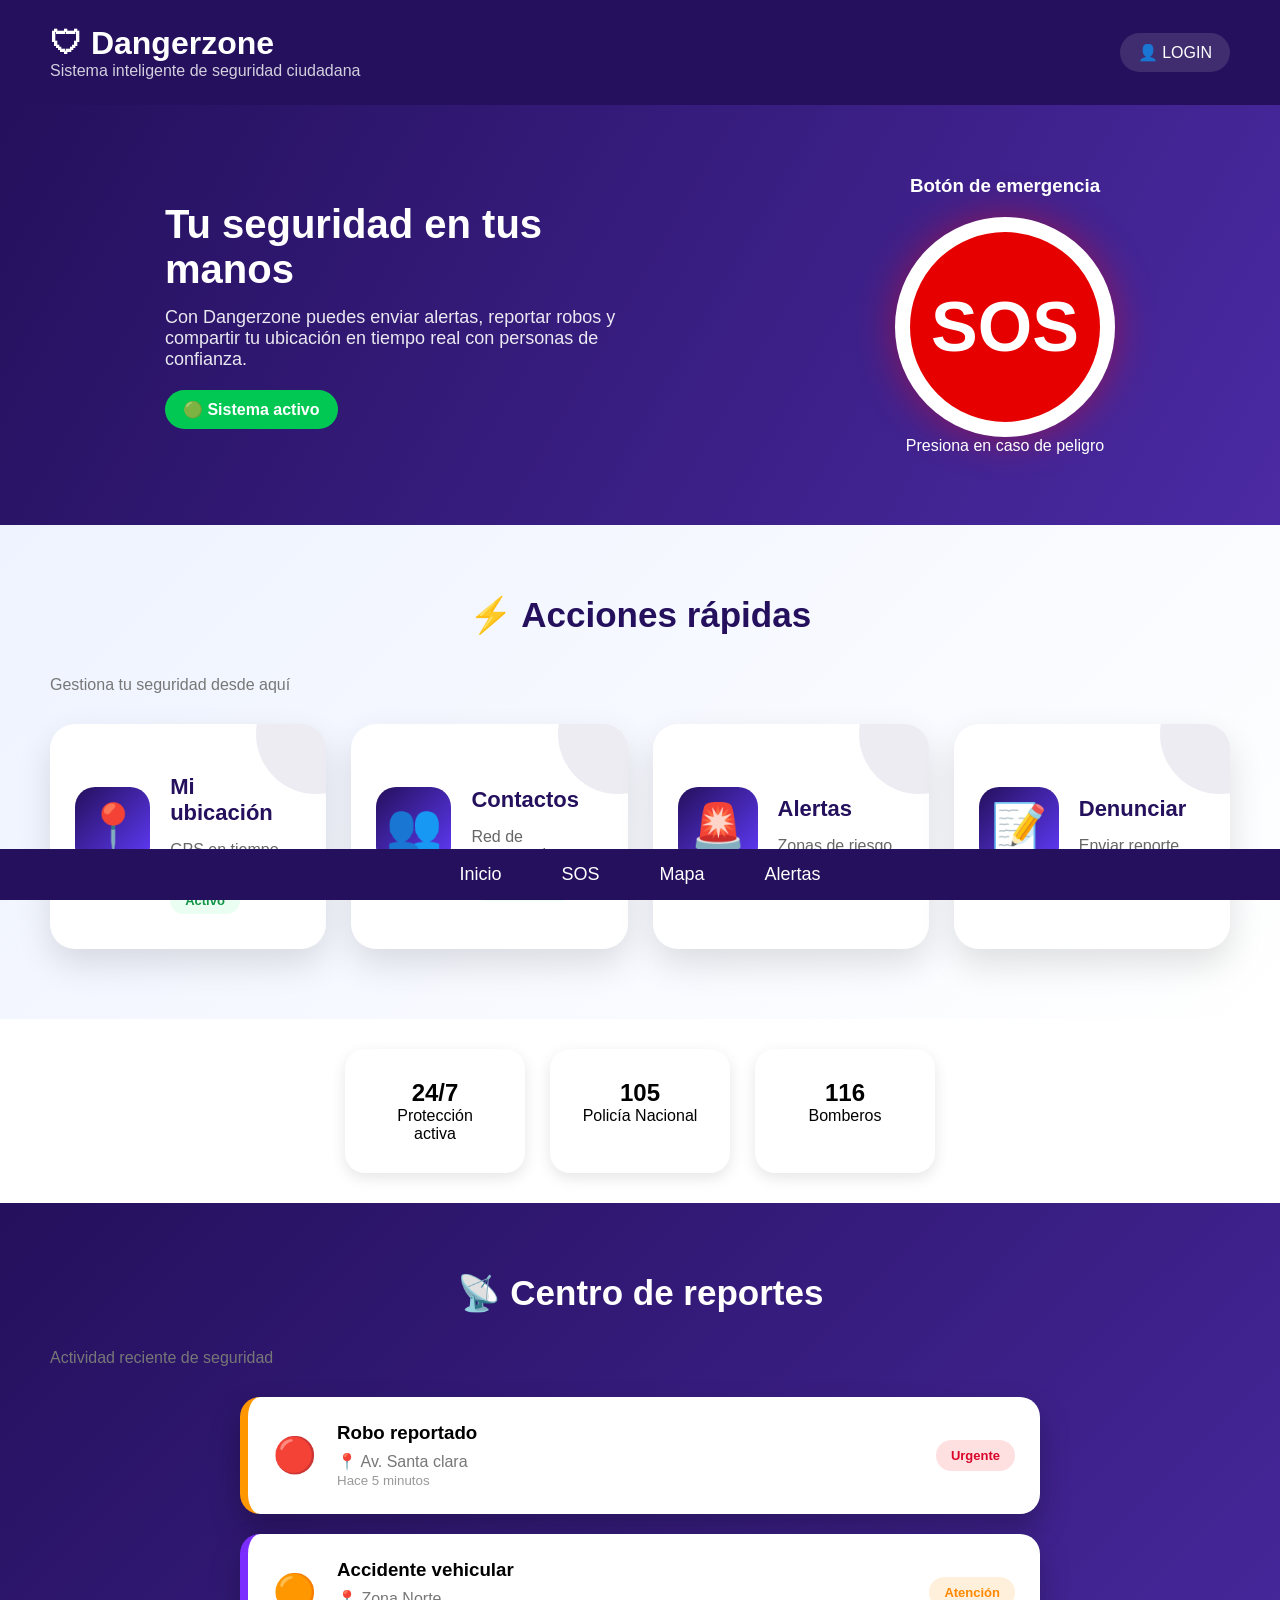
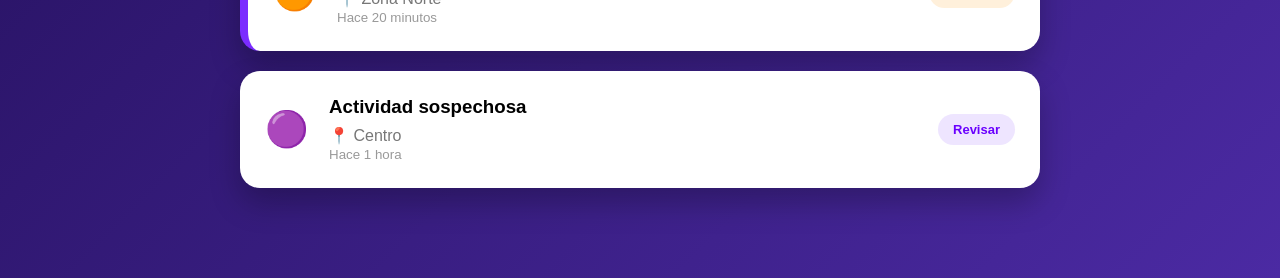
<file: index.html>
<!DOCTYPE html>
<html lang="es">

<head>
    <meta charset="UTF-8">
    <meta name="viewport" content="width=device-width, initial-scale=1.0">

    <title>SafeCity Seguridad</title>

    <link rel="stylesheet" href="estilos.css">
</head>

<body>

<div class="app">

  
    <header class="header">

        <div>
            <h1>🛡 Dangerzone</h1>
            <p>Sistema inteligente de seguridad ciudadana</p>
        </div>

        <div class="usuario" onclick="abrirLogin()">
            👤 LOGIN
        </div>

    </header>

    
    <div id="loginModal" class="modal">

        <div class="modal-contenido">

            <h2>Iniciar sesión</h2>

            <input type="text" id="usuario" placeholder="Usuario">
            <input type="password" id="clave" placeholder="Contraseña">

            <button onclick="login()">Entrar</button>

            <p onclick="cerrarLogin()" class="cerrar">Cerrar</p>

        </div>

    </div>

   
    <section class="hero">

        <div class="texto">

            <h2>Tu seguridad en tus manos</h2>

            <p>
                Con Dangerzone puedes enviar alertas, reportar robos y compartir tu ubicación en tiempo real con personas de confianza.
            </p>

            <div class="estado">
                🟢 Sistema activo
            </div>

        </div>

        <div class="emergencia">

            <h3>Botón de emergencia</h3>

            <button onclick="activarSOS()" class="btnSOS">
                SOS
            </button>

            <p>Presiona en caso de peligro</p>

        </div>

    </section>

    
   <section class="panel">

<div class="titulo-seccion">

<h2>
⚡ Acciones rápidas
</h2>

<p>
Gestiona tu seguridad desde aquí
</p>

</div>


<div class="cards">


<a href="ubicacion.html" class="card seguridad">

<div class="icon">
📍
</div>

<div>

<h3>
Mi ubicación
</h3>

<p>
GPS en tiempo real
</p>

<span>
Activo
</span>

</div>

</a>




<a href="contactos.html" class="card seguridad">

<div class="icon">
👥
</div>

<div>

<h3>
Contactos
</h3>

<p>
Red de emergencia
</p>

<span>
3 contactos
</span>

</div>

</a>




<a href="alertas.html" class="card seguridad">

<div class="icon">
🚨
</div>

<div>

<h3>
Alertas
</h3>

<p>
Zonas de riesgo
</p>

<span>
Actualizado
</span>

</div>

</a>

<a href="sos.html" class="card peligro">

<div class="icon">
📝
</div>

<div>

<h3>
Denunciar
</h3>

<p>
Enviar reporte
</p>

<span>
Disponible
</span>

</div>

</a>



</div>

</section>

   
    <section class="informacion">

        <div class="box">
            <h2>24/7</h2>
            <p>Protección activa</p>
        </div>

        <div class="box">
            <h2>105</h2>
            <p>Policía Nacional</p>
        </div>

        <div class="box">
            <h2>116</h2>
            <p>Bomberos</p>
        </div>

    </section>

    
    <section class="reportes">

<div class="titulo-seccion">

<h2>
📡 Centro de reportes
</h2>

<p>
Actividad reciente de seguridad
</p>

</div>




<div class="reporte nuevo">

<div class="estado-icon">
🔴
</div>

<div>

<h3>
Robo reportado
</h3>

<p>
📍 Av. Santa clara
</p>

<small>
Hace 5 minutos
</small>

</div>

<div class="badge rojo-bg">
Urgente
</div>

</div>






<div class="reporte">

<div class="estado-icon">
🟠
</div>

<div>

<h3>
Accidente vehicular
</h3>

<p>
📍 Zona Norte
</p>

<small>
Hace 20 minutos
</small>

</div>

<div class="badge naranja-bg">
Atención
</div>

</div>







<div class="reporte">

<div class="estado-icon">
🟣
</div>

<div>

<h3>
Actividad sospechosa
</h3>

<p>
📍 Centro
</p>

<small>
Hace 1 hora
</small>

</div>


<div class="badge morado-bg">
Revisar
</div>

</div>


</section>

   
    <nav>

        <a href="index.html">Inicio</a>
        <a href="sos.html">SOS</a>
        <a href="ubicacion.html">Mapa</a>
        <a href="alertas.html">Alertas</a>

    </nav>

</div>

<script src="app.js"></script>

</body>
</html>
</file>
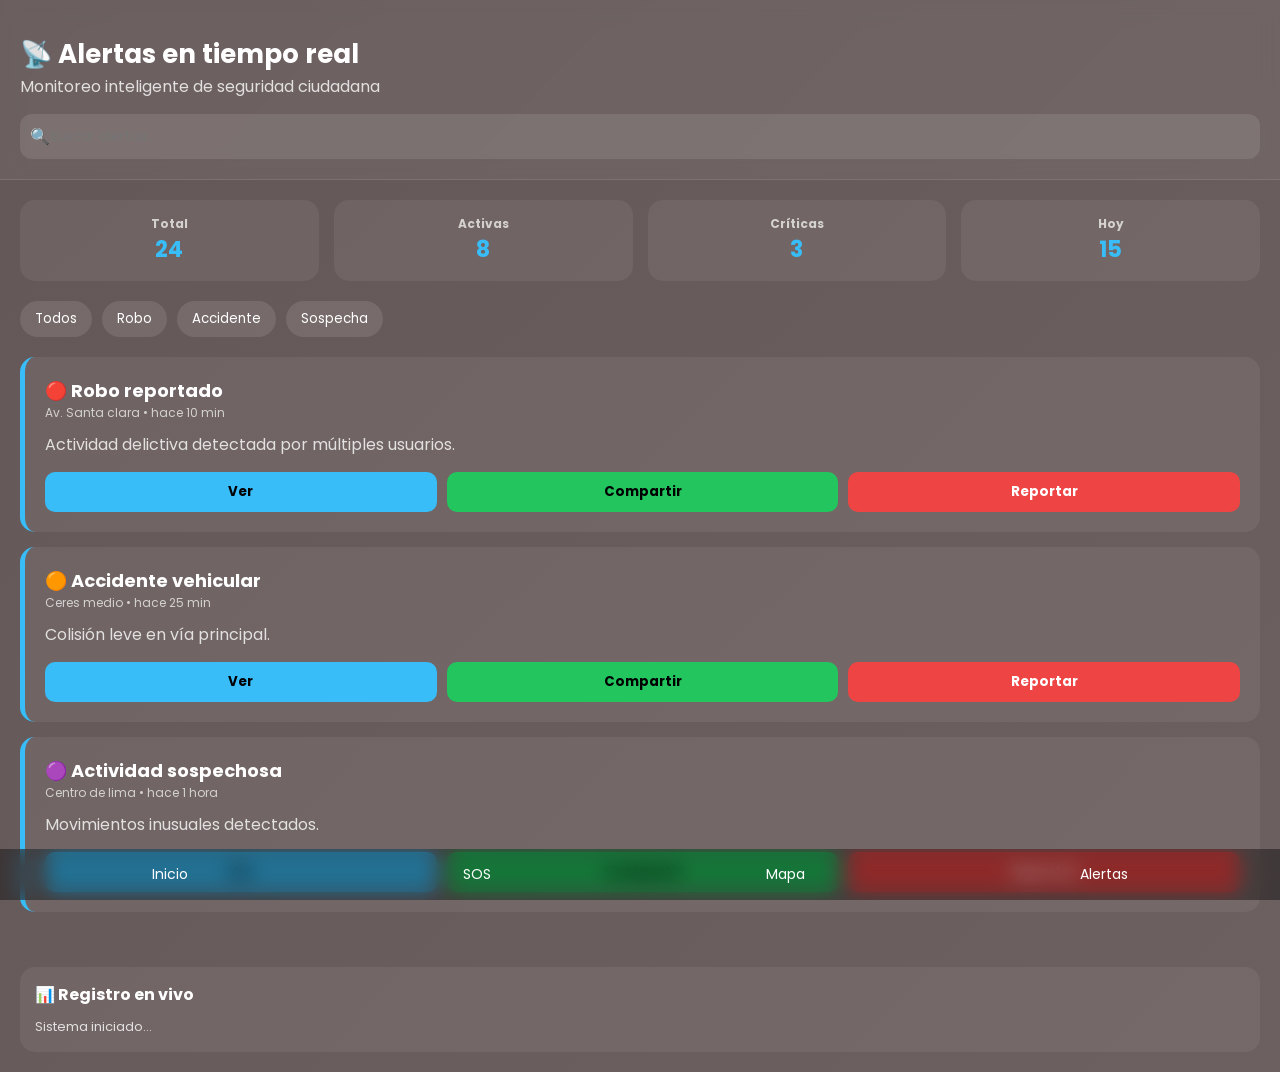
<file: alertas.html>
<!DOCTYPE html>
<html lang="es">

<head>
<meta charset="UTF-8">
<meta name="viewport" content="width=device-width, initial-scale=1.0">

<title>Alertas Inteligentes</title>

<link href="https://fonts.googleapis.com/css2?family=Poppins:wght@300;400;500;600;700&display=swap" rel="stylesheet">

<style>


*{
    margin:0;
    padding:0;
    box-sizing:border-box;
    font-family:'Poppins', sans-serif;
}

body{
    background:linear-gradient(135deg,#645757,#6d6060);
    color:white;
}


.app{
    min-height:100vh;
}


header{
    padding:20px;
    background:rgba(255,255,255,0.05);
    backdrop-filter:blur(10px);
    border-bottom:1px solid rgba(255,255,255,0.1);
}

.top{
    display:flex;
    justify-content:space-between;
    align-items:center;
}

.back{
    color:white;
    text-decoration:none;
    font-size:24px;
}

.user{
    background:#22c55e;
    padding:10px 15px;
    border-radius:50px;
    font-weight:bold;
    cursor:pointer;
}


h1{
    margin-top:15px;
    font-size:26px;
}

p{
    opacity:.8;
}


.search{
    margin-top:15px;
    display:flex;
    background:rgba(255,255,255,0.1);
    padding:10px;
    border-radius:12px;
}

.search input{
    width:100%;
    border:none;
    outline:none;
    background:transparent;
    color:white;
}


.stats{
    display:grid;
    grid-template-columns:repeat(4,1fr);
    gap:15px;
    padding:20px;
}

.card{
    background:rgba(255,255,255,0.06);
    padding:15px;
    border-radius:15px;
    text-align:center;
}

.card h3{
    font-size:12px;
    opacity:.7;
}

.card span{
    font-size:22px;
    font-weight:bold;
    color:#38bdf8;
}


.filters{
    display:flex;
    gap:10px;
    padding:0 20px;
    overflow-x:auto;
}

.filters button{
    border:none;
    padding:8px 15px;
    border-radius:20px;
    cursor:pointer;
    background:rgba(255,255,255,0.1);
    color:white;
    transition:.3s;
}

.filters button:hover{
    background:#38bdf8;
}


.container{
    padding:20px;
}

.alert{
    background:rgba(255,255,255,0.06);
    padding:20px;
    border-radius:15px;
    margin-bottom:15px;
    border-left:5px solid #38bdf8;
}

.alert h2{
    font-size:18px;
}

.tags{
    font-size:12px;
    opacity:.7;
    margin-bottom:10px;
}

.buttons{
    margin-top:15px;
    display:flex;
    gap:10px;
}

.btn{
    flex:1;
    padding:10px;
    border:none;
    border-radius:10px;
    cursor:pointer;
    font-weight:bold;
}

.btn1{
    background:#38bdf8;
    color:black;
}

.btn2{
    background:#22c55e;
    color:black;
}

.btn3{
    background:#ef4444;
    color:white;
}


.panel{
    margin:20px;
    padding:15px;
    border-radius:15px;
    background:rgba(255,255,255,0.06);
}

.log{
    font-size:13px;
    opacity:.8;
    margin-top:10px;
}


nav{
    position:fixed;
    bottom:0;
    width:100%;
    display:flex;
    justify-content:space-around;
    padding:15px;
    background:rgba(0,0,0,0.4);
    backdrop-filter:blur(10px);
}

nav a{
    color:white;
    text-decoration:none;
    font-size:14px;
}

</style>
</head>

<body>

<div class="app">

<header>



<h1>📡 Alertas en tiempo real</h1>
<p>Monitoreo inteligente de seguridad ciudadana</p>

<div class="search">
    🔍
    <input id="busqueda" onkeyup="buscar()" placeholder="Buscar alertas...">
</div>

</header>


<div class="stats">
    <div class="card"><h3>Total</h3><span id="t1">24</span></div>
    <div class="card"><h3>Activas</h3><span id="t2">8</span></div>
    <div class="card"><h3>Críticas</h3><span id="t3">3</span></div>
    <div class="card"><h3>Hoy</h3><span id="t4">15</span></div>
</div>


<div class="filters">
    <button onclick="filtro('todo')">Todos</button>
    <button onclick="filtro('robo')">Robo</button>
    <button onclick="filtro('accidente')">Accidente</button>
    <button onclick="filtro('sospecha')">Sospecha</button>
</div>


<div class="container">

<div class="alert robo">
    <h2>🔴 Robo reportado</h2>
    <div class="tags">Av. Santa clara • hace 10 min</div>

    <p>Actividad delictiva detectada por múltiples usuarios.</p>

    <div class="buttons">
        <button class="btn btn1" onclick="ver('robo')">Ver</button>
        <button class="btn btn2" onclick="compartir()">Compartir</button>
        <button class="btn btn3" onclick="reportar()">Reportar</button>
    </div>
</div>

<div class="alert accidente">
    <h2>🟠 Accidente vehicular</h2>
    <div class="tags">Ceres medio • hace 25 min</div>

    <p>Colisión leve en vía principal.</p>

    <div class="buttons">
        <button class="btn btn1" onclick="ver('accidente')">Ver</button>
        <button class="btn btn2" onclick="compartir()">Compartir</button>
        <button class="btn btn3" onclick="reportar()">Reportar</button>
    </div>
</div>

<div class="alert sospecha">
    <h2>🟣 Actividad sospechosa</h2>
    <div class="tags">Centro de lima • hace 1 hora</div>

    <p>Movimientos inusuales detectados.</p>

    <div class="buttons">
        <button class="btn btn1" onclick="ver('sospecha')">Ver</button>
        <button class="btn btn2" onclick="compartir()">Compartir</button>
        <button class="btn btn3" onclick="reportar()">Reportar</button>
    </div>
</div>

</div>


<div class="panel">
    <b>📊 Registro en vivo</b>
    <div id="log" class="log">Sistema iniciado...</div>
</div>

<nav>
    <a href="index.html">Inicio</a>
    <a href="sos.html">SOS</a>
    <a href="ubicacion.html">Mapa</a>
    <a href="alertas.html">Alertas</a>
</nav>

</div>

<script>



function log(msg){
    document.getElementById("log").innerText = msg;
}

function ver(tipo){
    alert("🔎 Abriendo detalles de: " + tipo);
    log("Se abrió detalle de " + tipo);
}

function compartir(){
    alert("📤 Alerta compartida con contactos");
    log("Alerta compartida");
}

function reportar(){
    alert("🚨 Reporte enviado a autoridades");
    log("Reporte enviado");
}

function filtro(tipo){
    alert("Filtro aplicado: " + tipo);
    log("Filtro: " + tipo);
}

function buscar(){
    let val = document.getElementById("busqueda").value;
    log("Buscando: " + val);
}

function perfil(){
    alert("👤 Usuario conectado");
}

</script>

</body>
</html>
</file>
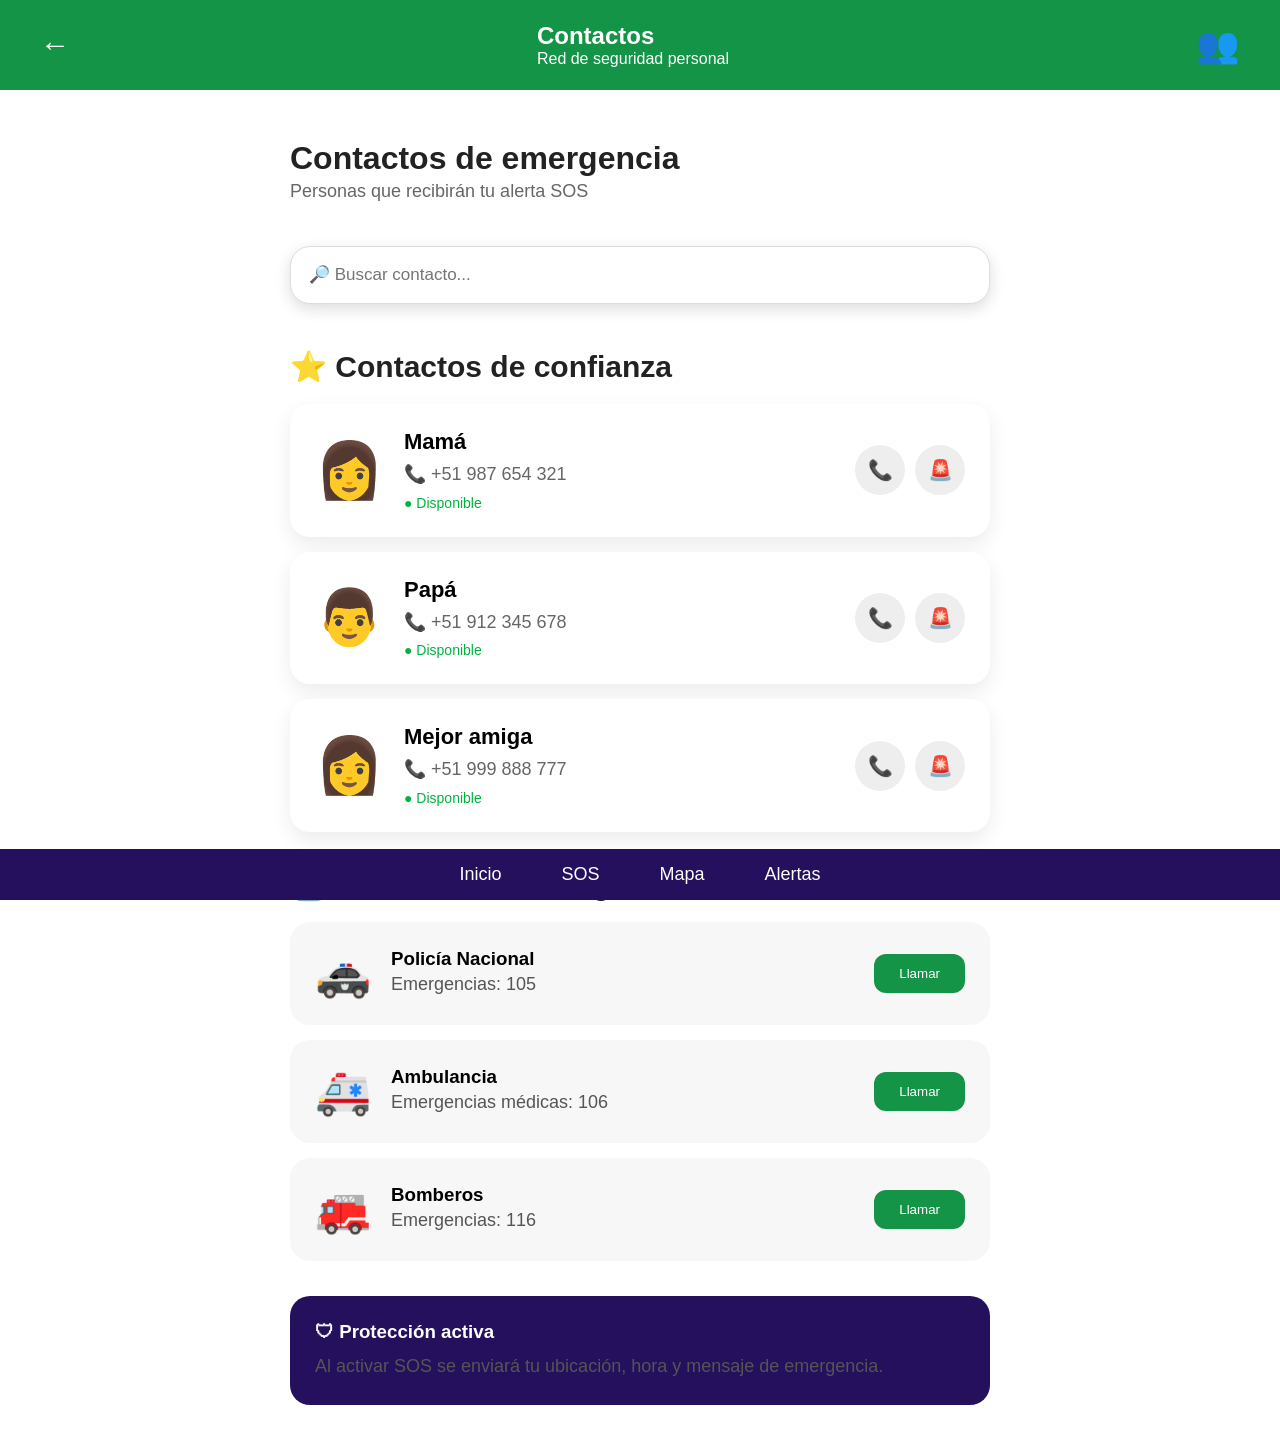
<file: contactos.html>
<!DOCTYPE html>
<html lang="es">

<head>

<meta charset="UTF-8">
<meta name="viewport" content="width=device-width, initial-scale=1.0">

<title>Contactos SafeCity</title>

<link rel="stylesheet" href="estilos.css">

</head>


<body>


<div class="app">


<header class="verde">

<a href="index.html">←</a>


<div>

<h2>Contactos</h2>

<p>Red de seguridad personal</p>

</div>


<div class="icon-header">
👥
</div>


</header>



<section class="contenido">


<div class="titulo">

<h1>Contactos de emergencia</h1>

<p>
Personas que recibirán tu alerta SOS
</p>

</div>



<div class="busqueda">

<input 
id="buscar"
placeholder="🔎 Buscar contacto..."
>


</div>




<section class="grupo">


<h2>⭐ Contactos de confianza</h2>



<div class="contacto">


<div class="avatar">
👩
</div>


<div class="datos">

<h3>Mamá</h3>

<p>📞 +51 987 654 321</p>

<span class="activo">
● Disponible
</span>


</div>



<div class="acciones">

<button onclick="llamar('Mamá')">
📞
</button>


<button onclick="alertar('Mamá')">
🚨
</button>


</div>



</div>





<div class="contacto">


<div class="avatar">
👨
</div>


<div class="datos">

<h3>Papá</h3>

<p>📞 +51 912 345 678</p>

<span class="activo">
● Disponible
</span>


</div>



<div class="acciones">

<button onclick="llamar('Papá')">
📞
</button>

<button onclick="alertar('Papá')">
🚨
</button>


</div>


</div>



<div class="contacto">


<div class="avatar">
👩
</div>


<div class="datos">

<h3>Mejor amiga</h3>

<p>📞 +51 999 888 777</p>

<span class="activo">
● Disponible
</span>


</div>


<div class="acciones">

<button onclick="llamar('Amiga')">
📞
</button>

<button onclick="alertar('Amiga')">
🚨
</button>


</div>


</div>



</section>





<section class="grupo">


<h2>🚨 Servicios de emergencia</h2>



<div class="servicio">

<div class="serv-icon">
🚓
</div>


<div>

<h3>Policía Nacional</h3>

<p>Emergencias: 105</p>

</div>


<button onclick="llamar('Policía')">
Llamar
</button>


</div>





<div class="servicio">


<div class="serv-icon">
🚑
</div>


<div>

<h3>Ambulancia</h3>

<p>Emergencias médicas: 106</p>

</div>


<button>
Llamar
</button>


</div>





<div class="servicio">


<div class="serv-icon">
🚒
</div>


<div>

<h3>Bomberos</h3>

<p>Emergencias: 116</p>

</div>


<button>
Llamar
</button>


</div>



</section>





<div class="info">


<h3>
🛡 Protección activa
</h3>


<p>
Al activar SOS se enviará tu ubicación,
hora y mensaje de emergencia.
</p>


</div>




</section>





<nav>

<a href="index.html">Inicio</a>

<a href="sos.html">SOS</a>

<a href="ubicacion.html">Mapa</a>

<a href="alertas.html">Alertas</a>


</nav>



</div>


<script src="app.js"></script>

</body>

</html>
</file>
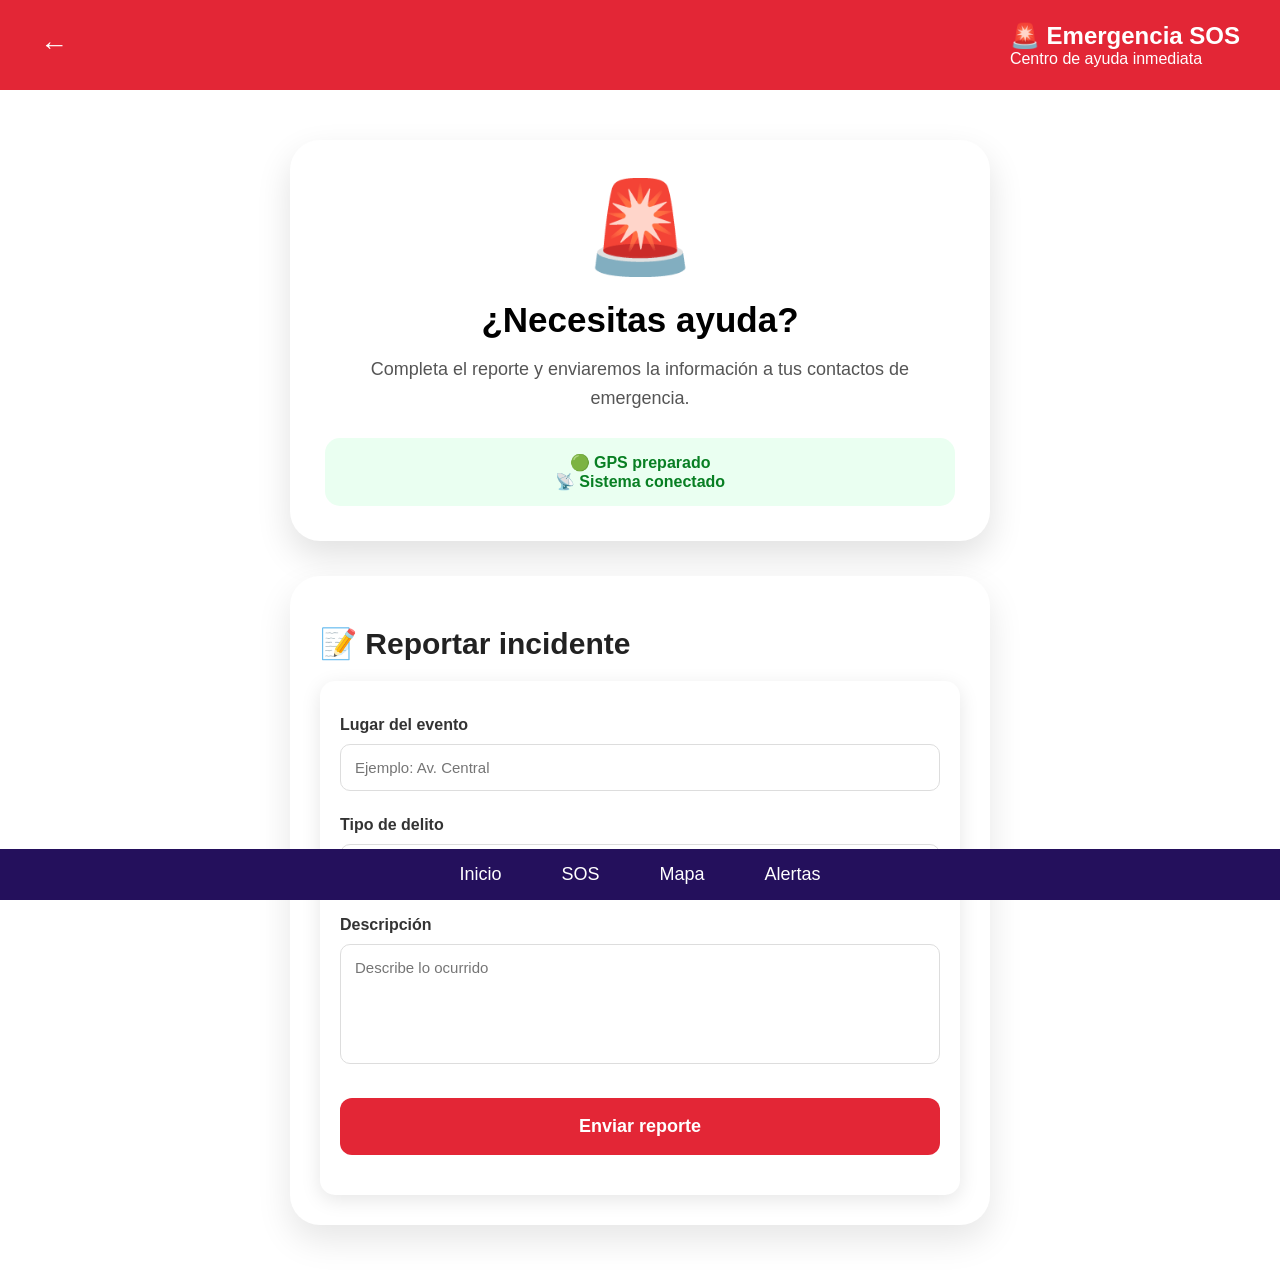
<file: sos.html>
<!DOCTYPE html>

<html lang="es">

<head>

<meta charset="UTF-8">

<meta name="viewport" content="width=device-width, initial-scale=1.0">

<title>Emergencia SOS</title>

<link rel="stylesheet" href="estilos.css">

</head>


<body>


<div class="app">



<header class="rojo">


<a href="index.html">
←
</a>


<div>

<h2>
🚨 Emergencia SOS
</h2>

<p>
Centro de ayuda inmediata
</p>

</div>


</header>





<section class="contenido">



<div class="sos-card">



<div class="icono">

🚨

</div>



<h1>
¿Necesitas ayuda?
</h1>



<p>

Completa el reporte y enviaremos la información
a tus contactos de emergencia.

</p>




<div class="estado-sos">

🟢 GPS preparado  
<br>
📡 Sistema conectado

</div>



</div>







<div class="reporte-card">



<h2>
📝 Reportar incidente
</h2>



<form id="reporte">



<label>
Lugar del evento
</label>


<input 
type="text"
placeholder="Ejemplo: Av. Central">



<label>
Tipo de delito
</label>


<input 
type="text"
placeholder="Robo, accidente, peligro...">





<label>
Descripción
</label>


<textarea 
placeholder="Describe lo ocurrido">
</textarea>





<button class="btn">

Enviar reporte

</button>



</form>



</div>



</section>







<nav>


<a href="index.html">
Inicio
</a>


<a href="sos.html">
SOS
</a>


<a href="ubicacion.html">
Mapa
</a>


<a href="alertas.html">
Alertas
</a>


</nav>





</div>





<script src="app.js"></script>


</body>

</html>
</file>
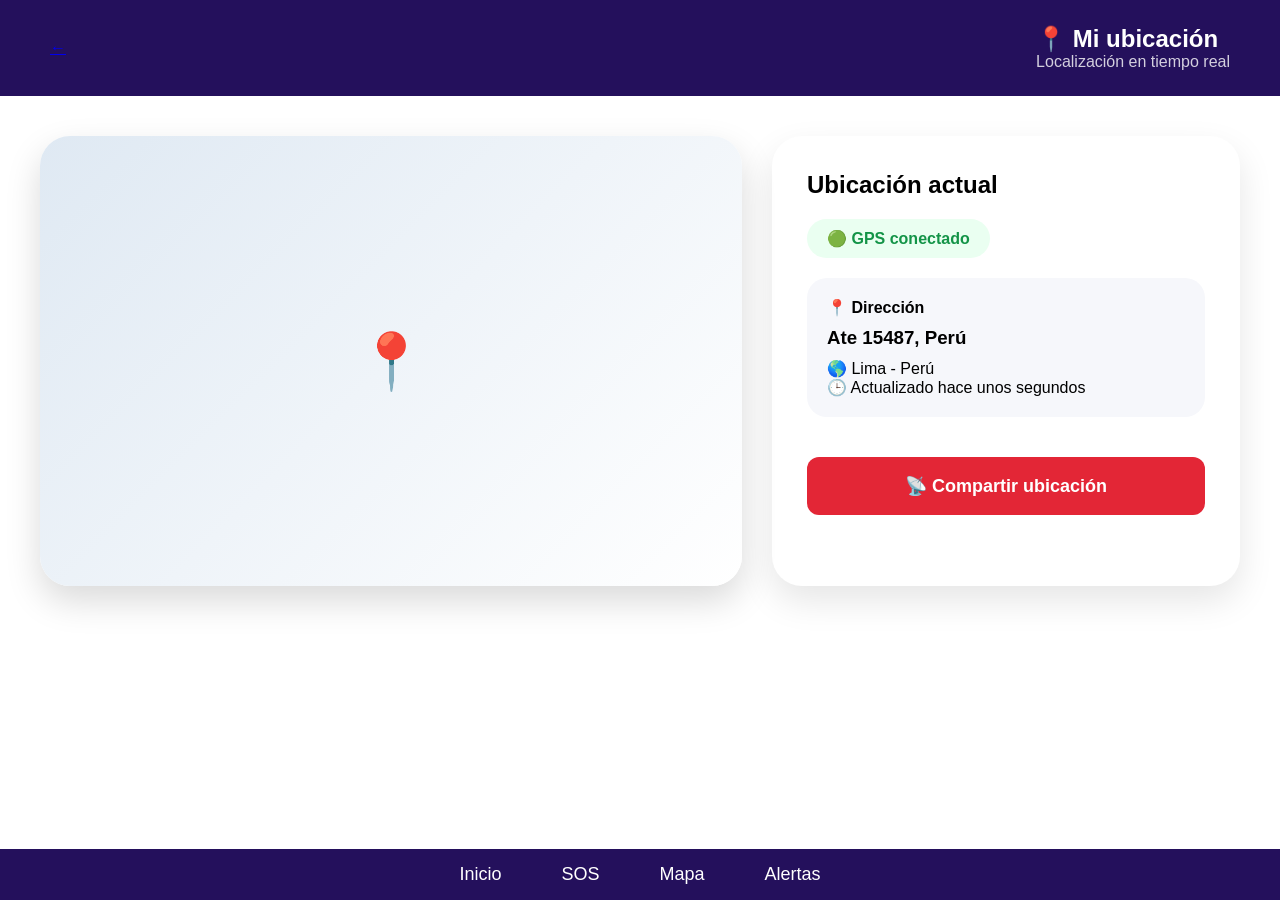
<file: ubicacion.html>
<!DOCTYPE html>

<html lang="es">

<head>

<meta charset="UTF-8">

<meta name="viewport" content="width=device-width, initial-scale=1.0">

<title>Ubicación SafeCity</title>

<link rel="stylesheet" href="estilos.css">

</head>


<body>


<div class="app">



<header class="header">


<a href="index.html">
←
</a>


<div>

<h2>
📍 Mi ubicación
</h2>

<p>
Localización en tiempo real
</p>


</div>


</header>





<section class="ubicacion-panel">



<div class="mapa-pro">

<iframe
src="https://www.google.com/maps?q=Lima,Peru&output=embed"
loading="lazy">
</iframe>


<div class="marcador">

📍

</div>


</div>






<div class="ubicacion-card">



<h2>
Ubicación actual
</h2>



<div class="estado-gps">

🟢 GPS conectado

</div>




<div class="datos-ubicacion">


<p>

📍 <b>Dirección</b>

</p>


<h3>
Ate 15487, Perú
</h3>



<p>

🌎 Lima - Perú

</p>



<p>

🕒 Actualizado hace unos segundos

</p>



</div>





<button 
onclick="compartirUbicacion()" 
class="btn">

📡 Compartir ubicación

</button>



</div>



</section>







<nav>


<a href="index.html">
Inicio
</a>


<a href="sos.html">
SOS
</a>


<a href="ubicacion.html">
Mapa
</a>


<a href="alertas.html">
Alertas
</a>


</nav>





</div>




<script src="app.js"></script>


</body>

</html>
</file>
<file: estilos.css>
*{
    margin:0;
    padding:0;
    box-sizing:border-box;
    font-family:Arial, Helvetica, sans-serif;
}

body{
    background:#eef1f7;
    min-height:100vh;
}


.app{
    min-height:100vh;
    background:white;
    overflow:hidden;
}


.header{
    background:#24105c;
    color:white;
    padding:25px 50px;

    display:flex;
    justify-content:space-between;
    align-items:center;
}

.header p{
    opacity:.8;
}


.usuario{
    cursor:pointer;
    background:rgba(255,255,255,.15);
    padding:10px 18px;
    border-radius:25px;
    transition:.3s;
    user-select:none;
}

.usuario:hover{
    background:rgba(255,255,255,.3);
    transform:scale(1.05);
}


.hero{
    background:linear-gradient(120deg, #24105c, #4b2aa3);
    color:white;

    padding:70px;

    display:flex;
    justify-content:space-around;
    align-items:center;
    gap:40px;
}

.texto{
    max-width:500px;
}

.texto h2{
    font-size:40px;
    margin-bottom:15px;
}

.texto p{
    font-size:18px;
    opacity:.9;
}


.estado{
    margin-top:20px;
    background:#00c853;
    display:inline-block;
    padding:10px 18px;
    border-radius:25px;
    font-weight:bold;
}


.emergencia{
    text-align:center;
}

.emergencia h3{
    margin-bottom:20px;
}


.btnSOS{
    width:220px;
    height:220px;
    border-radius:50%;

    background:#e60000;
    color:white;

    border:15px solid white;

    font-size:70px;
    font-weight:bold;

    cursor:pointer;

    display:flex;
    justify-content:center;
    align-items:center;

    animation:pulse 1.5s infinite;
    box-shadow:0 0 40px rgba(255,0,0,.4);
}

.btnSOS:hover{
    transform:scale(1.05);
}

@keyframes pulse{
    50%{
        transform:scale(1.08);
        box-shadow:0 0 60px red;
    }
}


.panel{
    padding:50px;
}

.panel h2{
    margin-bottom:25px;
    font-size:28px;
}


.cards{
    display:grid;
    grid-template-columns:repeat(4,1fr);
    gap:25px;
}

.cards a{
    background:white;
    padding:30px;
    border-radius:20px;

    text-decoration:none;
    color:#222;

    box-shadow:0 5px 20px rgba(0,0,0,.1);

    transition:.3s;
}

.cards a:hover{
    transform:translateY(-8px);
}

.icon{
    font-size:50px;
}

.cards h3{
    margin:15px 0;
}

.cards p{
    color:#666;
}

.informacion{
    display:flex;
    justify-content:center;
    gap:25px;
    padding:30px;
    flex-wrap:wrap;
}

.box{
    background:white;
    padding:30px;
    width:180px;

    text-align:center;
    border-radius:20px;

    box-shadow:0 5px 15px rgba(0,0,0,.1);
}


.reportes{
    padding:40px;
}

.reportes h2{
    margin-bottom:20px;
}

.reporte{
    background:white;
    padding:20px;
    margin:15px 0;

    border-radius:15px;
    box-shadow:0 5px 15px rgba(0,0,0,.08);
}


nav{
    position:fixed;
    bottom:0;
    left:0;

    width:100%;
    background:#24105c;

    display:flex;
    justify-content:center;
    gap:60px;

    padding:15px;
}

nav a{
    color:white;
    text-decoration:none;
    font-size:18px;
}

nav a:hover{
    opacity:.7;
}


@media(max-width:900px){

.hero{
    flex-direction:column;
    text-align:center;
}

.cards{
    grid-template-columns:1fr 1fr;
}

}

@media(max-width:600px){

.header{
    padding:20px;
}

.cards{
    grid-template-columns:1fr;
}

.btnSOS{
    width:160px;
    height:160px;
    font-size:50px;
}

nav{
    gap:25px;
    flex-wrap:wrap;
}

}

.usuario{
    cursor:pointer;
    background:rgba(255,255,255,.12);
    padding:10px 18px;
    border-radius:25px;
    transition:.3s;
}

.usuario:hover{
    background:rgba(255,255,255,.25);
}


.modal{
    display:none;
    position:fixed;
    inset:0;
    background:rgba(0,0,0,.5);
    backdrop-filter: blur(8px);
    justify-content:center;
    align-items:center;
    animation:fade .3s ease;
}

@keyframes fade{
    from{opacity:0}
    to{opacity:1}
}

.modal-contenido{
    background:rgba(255,255,255,.15);
    backdrop-filter: blur(20px);
    border:1px solid rgba(255,255,255,.3);
    padding:35px;
    border-radius:20px;
    width:320px;
    text-align:center;
    color:white;
    box-shadow:0 10px 40px rgba(0,0,0,.3);
    transform:translateY(-10px);
    animation:pop .3s ease;
}

@keyframes pop{
    from{transform:scale(.9); opacity:0}
    to{transform:scale(1); opacity:1}
}

.modal-contenido input{
    width:100%;
    padding:12px;
    margin:10px 0;
    border:none;
    border-radius:10px;
    outline:none;
}

.modal-contenido button{
    width:100%;
    padding:12px;
    background:#00c853;
    color:white;
    border:0;
    border-radius:10px;
    cursor:pointer;
    font-weight:bold;
    transition:.3s;
}

.modal-contenido button:hover{
    background:#00a844;
}

.cerrar{
    margin-top:10px;
    color:#ff5252;
    cursor:pointer;
}

*{
    margin:0;
    padding:0;
    box-sizing:border-box;
    font-family:Arial, Helvetica, sans-serif;
}

body{
    background:#f2f2f2;
}


.app{
    min-height:100vh;
    background:white;
}


.rojo{
    height:90px;
    background:#e32636;

    display:flex;
    align-items:center;
    justify-content:space-between;

    padding:0 40px;
    color:white;
}

.rojo a{
    color:white;
    text-decoration:none;
    font-size:28px;
}


.contenido{
    max-width:800px;
    margin:auto;
    padding:50px;
}


.icono{
    font-size:70px;
    text-align:center;
    margin-bottom:20px;
}


.contenido h2{
    font-size:30px;
    margin:20px 0;
    color:#222;
}


.contenido p{
    font-size:18px;
    color:#555;
    line-height:1.6;
}


.btn{
    width:100%;
    padding:18px;

    background:#e32636;
    color:white;

    border:none;
    border-radius:12px;

    font-size:18px;
    font-weight:bold;

    cursor:pointer;

    margin:20px 0;

    transition:.3s;
}

.btn:hover{
    background:#c81f2c;
    transform:translateY(-2px);
}


form{
    margin-top:20px;
    padding:20px;

    background:#fff;

    border-radius:15px;
    box-shadow:0 5px 20px rgba(0,0,0,.1);
}

input, textarea{
    width:100%;
    padding:14px;

    margin:10px 0;

    border:1px solid #ddd;
    border-radius:10px;

    font-size:15px;
    outline:none;
}

textarea{
    min-height:120px;
    resize:none;
}


@media(max-width:600px){

.contenido{
    padding:25px;
}

.rojo{
    padding:0 20px;
}

.icono{
    font-size:55px;
}

}




.verde{

background:#139447;

height:90px;

display:flex;

align-items:center;

justify-content:space-between;

padding:0 40px;

color:white;

}


.verde a{

color:white;
font-size:30px;
text-decoration:none;

}


.icon-header{

font-size:35px;

}





.titulo{

margin-bottom:30px;

}


.titulo h1{

font-size:32px;

color:#222;

}


.titulo p{

color:#666;

}





.busqueda input{

width:100%;

padding:18px;

border-radius:20px;

border:1px solid #ddd;

font-size:17px;

outline:none;

box-shadow:0 5px 15px #ddd;

}



/* GRUPO */

.grupo{

margin-top:35px;

}


.grupo h2{

margin-bottom:20px;

}






.contacto{

background:white;

display:flex;

align-items:center;

gap:20px;

padding:25px;

margin:15px 0;

border-radius:20px;


box-shadow:
0 8px 20px rgba(0,0,0,.08);


transition:.3s;

}



.contacto:hover{

transform:translateY(-5px);

}




.avatar{

font-size:55px;

}



.datos{

flex:1;

}



.datos h3{

font-size:22px;

}



.datos p{

color:#666;

margin:5px 0;

}



.activo{

color:#00b341;

font-size:14px;

}







.acciones{

display:flex;

gap:10px;

}



.acciones button{

width:50px;

height:50px;

border:none;

border-radius:50%;

cursor:pointer;

font-size:20px;

background:#eee;

transition:.3s;

}



.acciones button:hover{

transform:scale(1.1);

background:#dfffe8;

}








.servicio{


background:#f7f7f7;

display:flex;

align-items:center;

gap:20px;

padding:25px;

border-radius:20px;

margin:15px 0;


}



.serv-icon{

font-size:45px;

}



.servicio div:nth-child(2){

flex:1;

}



.servicio button{


background:#139447;

color:white;

border:none;

padding:12px 25px;

border-radius:12px;

cursor:pointer;

}







.info{

margin-top:35px;

background:#24105c;

color:white;

padding:25px;

border-radius:20px;

}



.info p{

margin-top:10px;

line-height:1.5;

}




@media(max-width:700px){


.contacto{

flex-direction:column;

text-align:center;

}


.servicio{

flex-direction:column;

text-align:center;

}


}






.sos-card{

background:white;

padding:35px;

border-radius:30px;

text-align:center;

box-shadow:
0 15px 35px rgba(0,0,0,.12);

margin-bottom:35px;

}



.sos-card h1{

font-size:35px;

margin:15px 0;

}



.icono{

font-size:90px;

animation:peligro 1.5s infinite;

}



@keyframes peligro{


50%{

transform:scale(1.15);

}

}




.boton-emergencia{


margin-top:25px;

width:220px;

height:220px;

border-radius:50%;


background:#e00000;

color:white;


border:15px solid #ffb3b3;


font-size:35px;

font-weight:bold;


cursor:pointer;


box-shadow:

0 0 40px #ff000099;


animation:pulso 1.5s infinite;


}



@keyframes pulso{


50%{

transform:scale(1.08);

box-shadow:
0 0 70px red;

}

}





.estado-sos{


margin-top:25px;

background:#eafff1;

color:#087f23;

padding:15px;

border-radius:15px;

font-weight:bold;

}








.reporte-card{


background:white;

padding:30px;

border-radius:30px;


box-shadow:
0 15px 35px rgba(0,0,0,.1);


}



.reporte-card h2{

margin-bottom:20px;

}




form label{

display:block;

margin-top:15px;

font-weight:bold;

color:#333;

}




@media(max-width:600px){


.boton-emergencia{

width:160px;

height:160px;

font-size:25px;

}


.sos-card{

padding:20px;

}


}





.ubicacion-panel{

padding:40px;

display:grid;

grid-template-columns:1.5fr 1fr;

gap:30px;

}




.mapa-pro{

height:450px;

background:
linear-gradient(135deg,#dfe9f3,#ffffff);


border-radius:30px;


display:flex;

align-items:center;

justify-content:center;


box-shadow:
0 15px 35px rgba(0,0,0,.12);


overflow:hidden;

}





.radar{


width:180px;

height:180px;


border-radius:50%;


background:#2ecc71;


display:flex;

align-items:center;

justify-content:center;


animation:ripple 2s infinite;


}





.gps-pro{


width:90px;

height:90px;


background:white;

border-radius:50%;


display:flex;

align-items:center;

justify-content:center;


font-size:45px;


box-shadow:
0 5px 20px #0003;


}



@keyframes ripple{


50%{

transform:scale(1.15);

opacity:.7;

}


}






.ubicacion-card{


background:white;


padding:35px;


border-radius:30px;


box-shadow:
0 15px 35px rgba(0,0,0,.1);


}



.estado-gps{


display:inline-block;


margin:20px 0;


padding:10px 20px;


border-radius:20px;


background:#eafff1;


color:#139447;


font-weight:bold;


}





.datos-ubicacion{


background:#f6f7fb;


padding:20px;


border-radius:20px;


margin-bottom:20px;


}




.datos-ubicacion h3{

margin:10px 0;

}





@media(max-width:800px){


.ubicacion-panel{


grid-template-columns:1fr;

}


.mapa-pro{

height:300px;

}


}

.btn:disabled{

background:#00a843;

cursor:not-allowed;

opacity:.8;

}




.mapa-pro{

height:450px;

position:relative;

border-radius:30px;

overflow:hidden;

box-shadow:
0 15px 35px rgba(0,0,0,.15);

}



.mapa-pro iframe{

width:100%;

height:100%;

border:0;

}



.marcador{


position:absolute;

top:50%;

left:50%;


transform:translate(-50%,-50%);


font-size:55px;


animation:ubicacion 1.5s infinite;


}



@keyframes ubicacion{


50%{

transform:
translate(-50%,-50%)
scale(1.2);

}


}



.titulo-seccion{

margin-bottom:30px;

}


.titulo-seccion h2{

font-size:32px;

color:#222;

}


.titulo-seccion p{

color:#777;

margin-top:8px;

}



.cards{

display:grid;

grid-template-columns:repeat(4,1fr);

gap:25px;

}



.card{

background:white;

padding:25px;

border-radius:25px;

display:flex;

gap:20px;

align-items:center;

text-decoration:none;

color:#222;


box-shadow:
0 15px 35px rgba(0,0,0,.08);


transition:.3s;

}



.card:hover{

transform:translateY(-8px);

box-shadow:
0 20px 40px rgba(0,0,0,.15);

}



.card .icon{

font-size:45px;

}



.card span{

display:inline-block;

margin-top:10px;

background:#eafff1;

color:#139447;

padding:6px 15px;

border-radius:20px;

font-size:13px;

font-weight:bold;

}



.peligro span{

background:#ffe8e8;

color:#e32636;

}




.reportes{

padding:45px;

}



.reporte{

background:white;

padding:25px;

margin:18px 0;


border-radius:25px;


display:flex;

align-items:center;

gap:20px;


box-shadow:
0 10px 25px rgba(0,0,0,.08);


transition:.3s;

}



.reporte:hover{

transform:translateX(8px);

}



.estado-icon{

font-size:35px;

}



.reporte div:nth-child(2){

flex:1;

}



.reporte h3{

margin-bottom:8px;

}


.reporte p{

color:#666;

}


.reporte small{

color:#999;

}




.badge{

padding:8px 15px;

border-radius:20px;

font-size:13px;

font-weight:bold;

}



.rojo-bg{

background:#ffe0e0;

color:#d90429;

}


.naranja-bg{

background:#fff0db;

color:#ff8800;

}



.morado-bg{

background:#eee5ff;

color:#6a00ff;

}




@media(max-width:900px){


.cards{

grid-template-columns:1fr;

}


.reporte{

flex-direction:column;

align-items:flex-start;

}


}


.panel{

    padding:70px 50px;

    background:
    linear-gradient(
        135deg,
        #eef3ff,
        #ffffff
    );

}


.panel h2{

    text-align:center;
    font-size:35px;
    color:#24105c;

    margin-bottom:40px;

}


.cards{

    display:grid;

    grid-template-columns:repeat(4,1fr);

    gap:25px;

}



.cards a{

    position:relative;

    overflow:hidden;

    background:white;

    padding:35px 25px;

    border-radius:25px;

    text-decoration:none;

    color:#222;

    box-shadow:
    0 15px 35px rgba(0,0,0,.12);

    transition:.35s;

}





.cards a::before{

    content:"";

    position:absolute;

    width:120px;
    height:120px;

    background:#24105c;

    border-radius:50%;

    top:-50px;
    right:-50px;

    opacity:.08;

}



.cards a:hover{

    transform:translateY(-12px);

    box-shadow:
    0 20px 45px rgba(36,16,92,.25);

}




.icon{

    width:80px;
    height:80px;

    display:flex;

    align-items:center;
    justify-content:center;


    font-size:45px;

    border-radius:20px;


    background:
    linear-gradient(
    135deg,
    #24105c,
    #623cff
    );

    margin-bottom:20px;

}



.cards h3{

    font-size:22px;

    color:#24105c;

}



.cards p{

    color:#666;

    margin-top:10px;

}




.reportes{


    padding:70px 50px;


    background:

    linear-gradient(
    135deg,
    #24105c,
    #4b2aa3
    );

}



.reportes h2{


    color:white;

    text-align:center;

    font-size:35px;

    margin-bottom:35px;


}





.reporte{


    background:white;

    max-width:800px;

    margin:20px auto;

    padding:25px;


    border-radius:20px;


    display:flex;

    align-items:center;

    gap:20px;


    box-shadow:

    0 15px 30px rgba(0,0,0,.25);


    transition:.3s;


}




.reporte:hover{


    transform:scale(1.03);


}





.reporte b{


    font-size:20px;

    color:#24105c;


}




.reporte p{


    color:#777;

    margin-top:8px;


}


.reporte:first-of-type{

    border-left:8px solid #e32636;

}



.reporte:nth-of-type(2){

    border-left:8px solid #ff9800;

}



.reporte:nth-of-type(3){

    border-left:8px solid #7b2cff;

}




@media(max-width:900px){


.cards{

grid-template-columns:1fr 1fr;

}


}




@media(max-width:600px){


.panel,
.reportes{

padding:40px 20px;

}



.cards{

grid-template-columns:1fr;

}



.reporte{

flex-direction:column;

align-items:flex-start;

}


}

/* ===============================
 DASHBOARD PROFESIONAL
================================ */


body{

background:
linear-gradient(
135deg,
#eef2ff,
#f8f9ff
);

}



.alert-card{

position:relative;

overflow:hidden;

}



.alert-card::before{

content:"";

position:absolute;

top:0;
left:0;

width:100%;
height:5px;

background:#ff6b00;

}



.alert-card:hover{

transform:translateY(-8px);

box-shadow:
0 20px 40px rgba(0,0,0,.15);

}





/* MAPA DE RIESGO */


.risk-map{

height:200px;

border-radius:20px;

margin-bottom:25px;

background:

linear-gradient(
45deg,
#24105c,
#ff6b00
);

display:flex;

align-items:center;
justify-content:center;

color:white;

font-size:25px;

font-weight:bold;

box-shadow:
0 15px 30px #ccc;

}





/* BOTONES */


.btn{

transition:.3s;

}


.btn:hover{

transform:scale(1.05);

}




.btn-primary{

background:
linear-gradient(
135deg,
#ff6b00,
#ff9500
);

}




.btn-secondary{

background:#e8ecf5;

}





/* MODAL */


.modal{


display:none;

position:fixed;

inset:0;

background:rgba(0,0,0,.6);

backdrop-filter:blur(5px);

align-items:center;

justify-content:center;

z-index:999;


}



.modal-box{


background:white;

width:350px;

padding:30px;

border-radius:25px;

text-align:center;

animation:entrada .3s;


}



.modal-box button{


margin-top:20px;

background:#ff6b00;

color:white;

border:0;

padding:12px 30px;

border-radius:15px;

cursor:pointer;


}



@keyframes entrada{


from{

transform:scale(.8);
opacity:0;

}


to{

transform:scale(1);
opacity:1;

}

}




/* MENU APP */


.menu{


position:fixed;

bottom:0;

width:100%;

background:#24105c;

padding:18px;


display:flex;

justify-content:center;

gap:50px;


}



.menu a{

color:white;

font-size:25px;

text-decoration:none;

}



@media(max-width:600px){


.stats{

grid-template-columns:1fr;

}



.alert-header{

flex-direction:column;

align-items:flex-start;

gap:15px;

}


}
</file>
